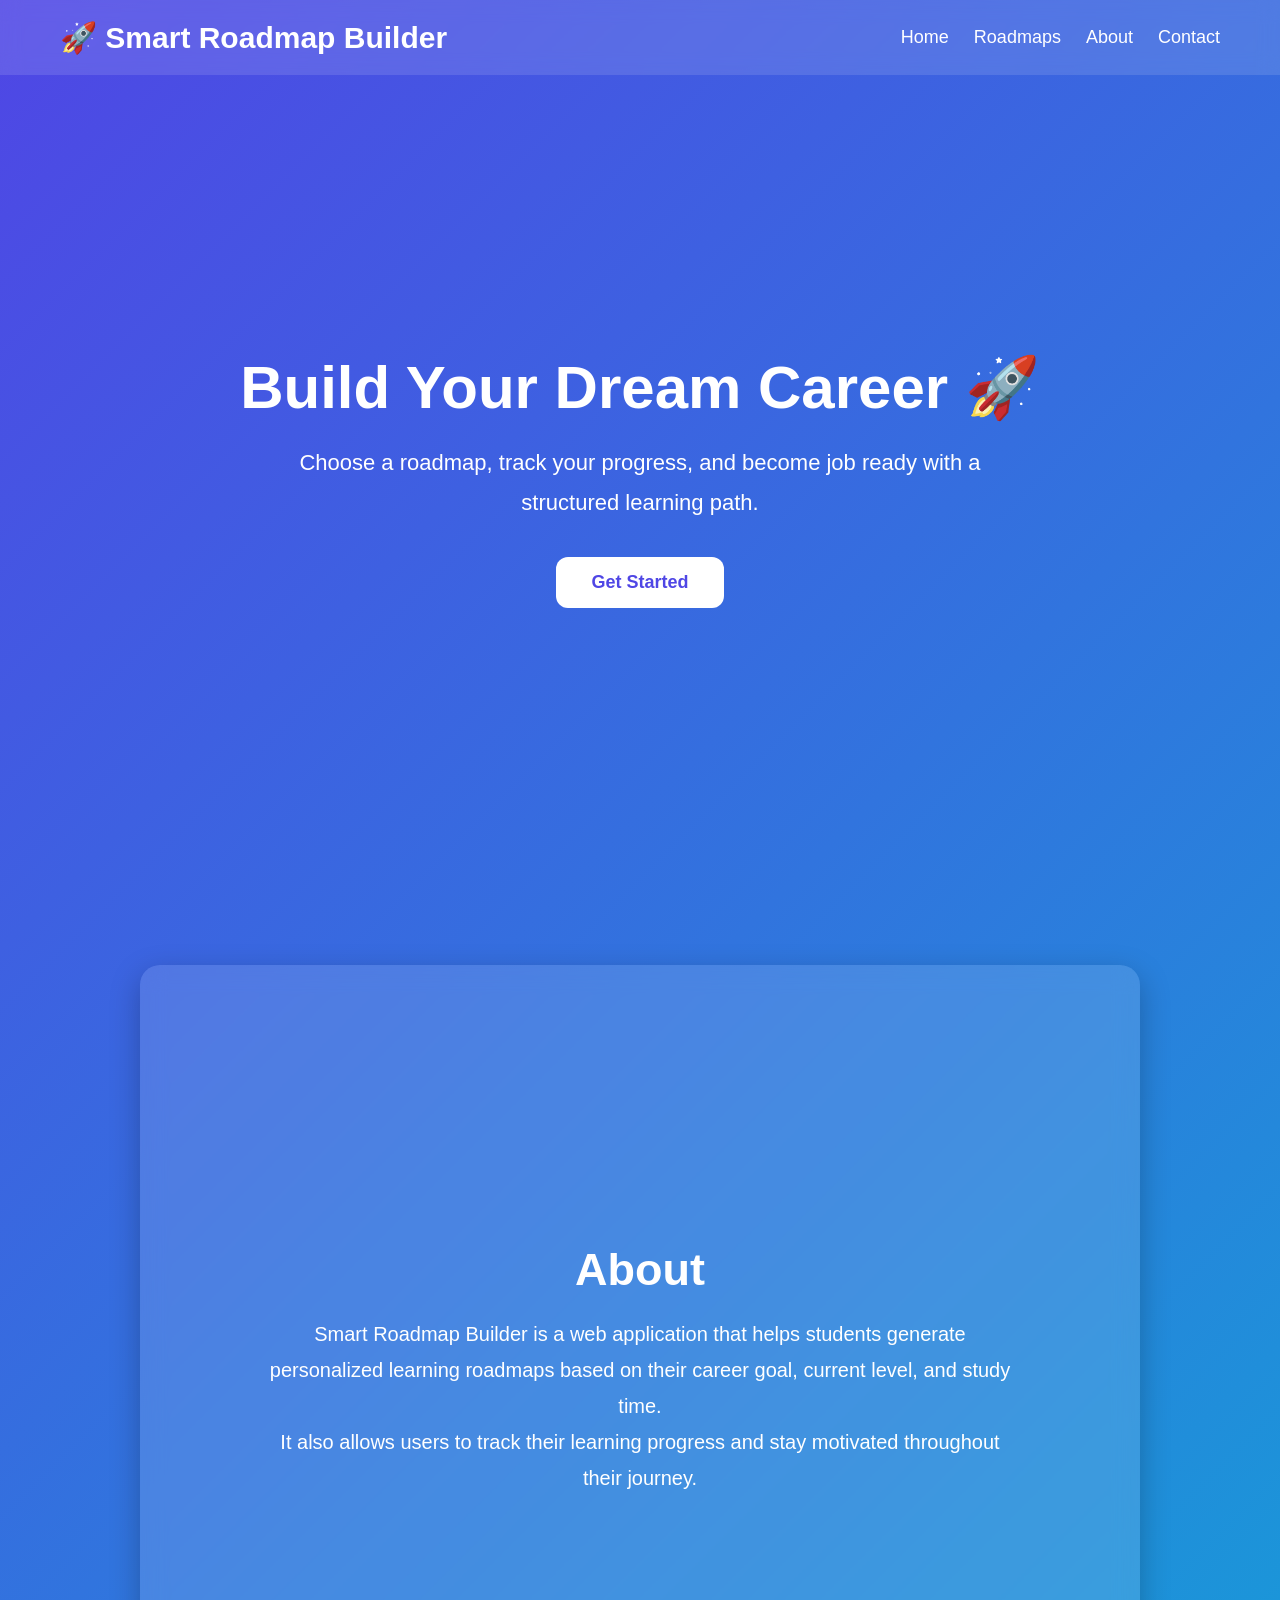
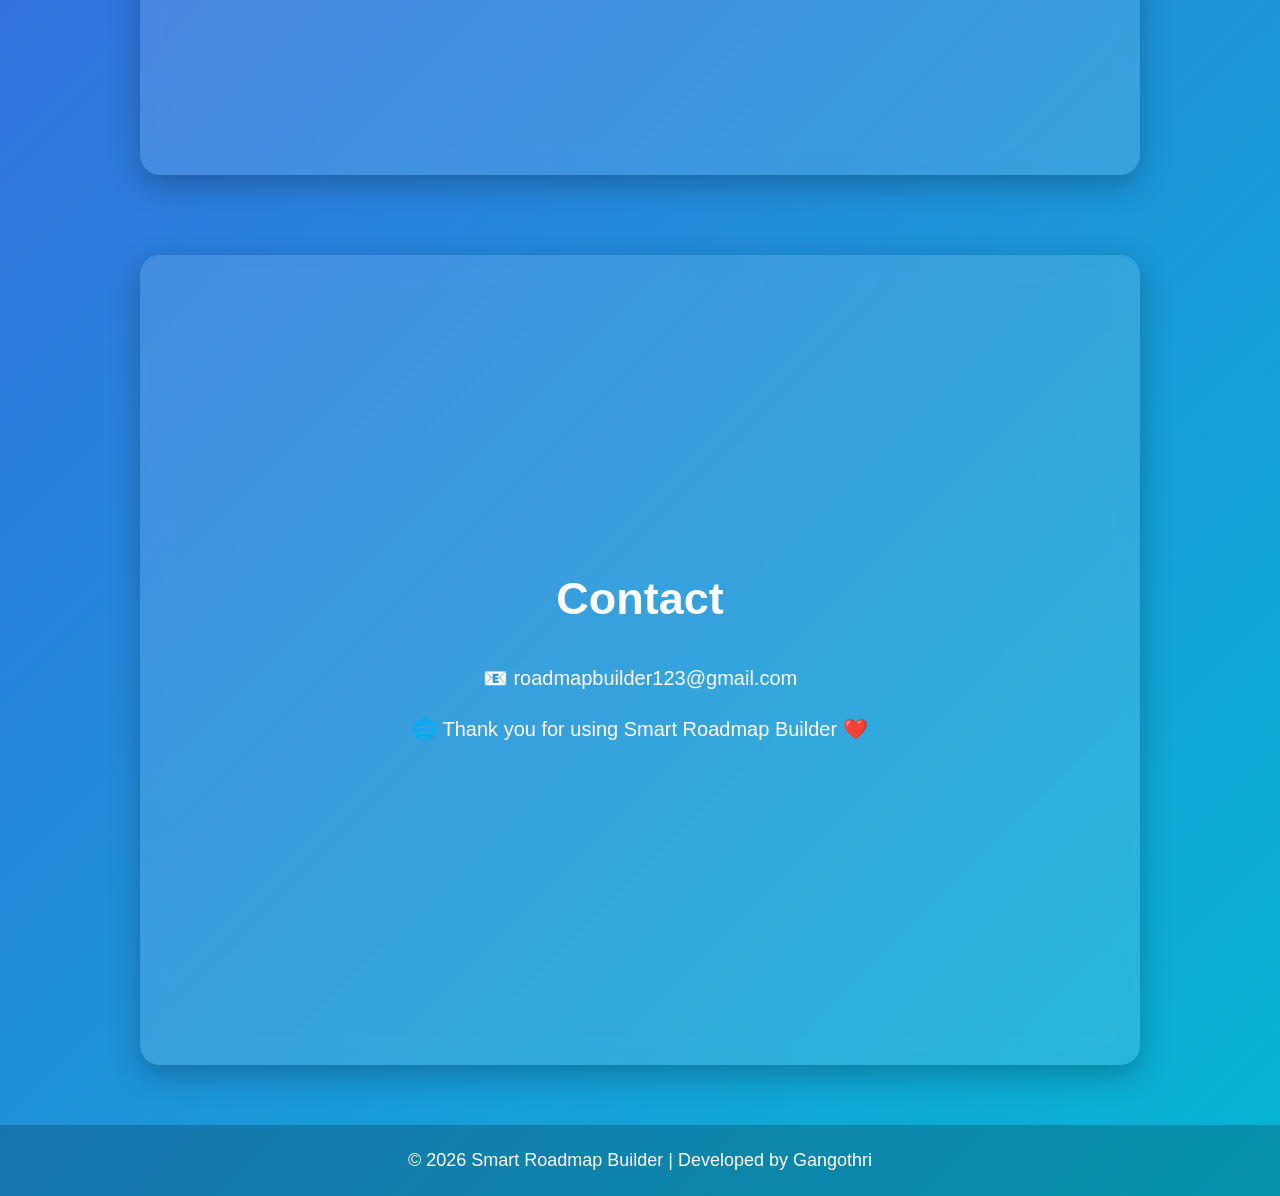
<file: index.html>
<!DOCTYPE html>
<html lang="en">

<head>
    <meta charset="UTF-8">
    <meta name="viewport" content="width=device-width, initial-scale=1.0">
    <title>Smart Roadmap Builder</title>
    <link rel="stylesheet" href="style.css">
</head>

<body>

    <nav>
        <div class="logo">🚀 Smart Roadmap Builder</div>

        <ul>
            <li><a href="#hero">Home</a></li>
            <li><a href="generator.html">Roadmaps</a></li>
            <li><a href="#about">About</a></li>
            <li><a href="#contact">Contact</a></li>
        </ul>
    </nav>

    <section class="hero" id="hero">

        <h1>Build Your Dream Career 🚀</h1>

        <p>
            Choose a roadmap, track your progress, and become job ready
            with a structured learning path.
        </p>

        <button onclick="openGenerator()">
            Get Started
        </button>

    </section>

    <section id="about" class="hero">

        <h1>About</h1>

        <p>
            Smart Roadmap Builder is a web application that helps students
            generate personalized learning roadmaps based on their career
            goal, current level, and study time.
        </p>

        <p>
            It also allows users to track their learning progress and stay
            motivated throughout their journey.
        </p>

    </section>

    <section id="contact" class="hero">

        <h1>Contact</h1>

        <p>📧 roadmapbuilder123@gmail.com</p>

        <p>🌐 Thank you for using Smart Roadmap Builder ❤️</p>

    </section>

    <footer class="footer">

        <p>© 2026 Smart Roadmap Builder | Developed by Gangothri</p>

    </footer>

    <script>
        function openGenerator() {
            window.location.href = "generator.html";
        }
    </script>

</body>

</html>
</file>
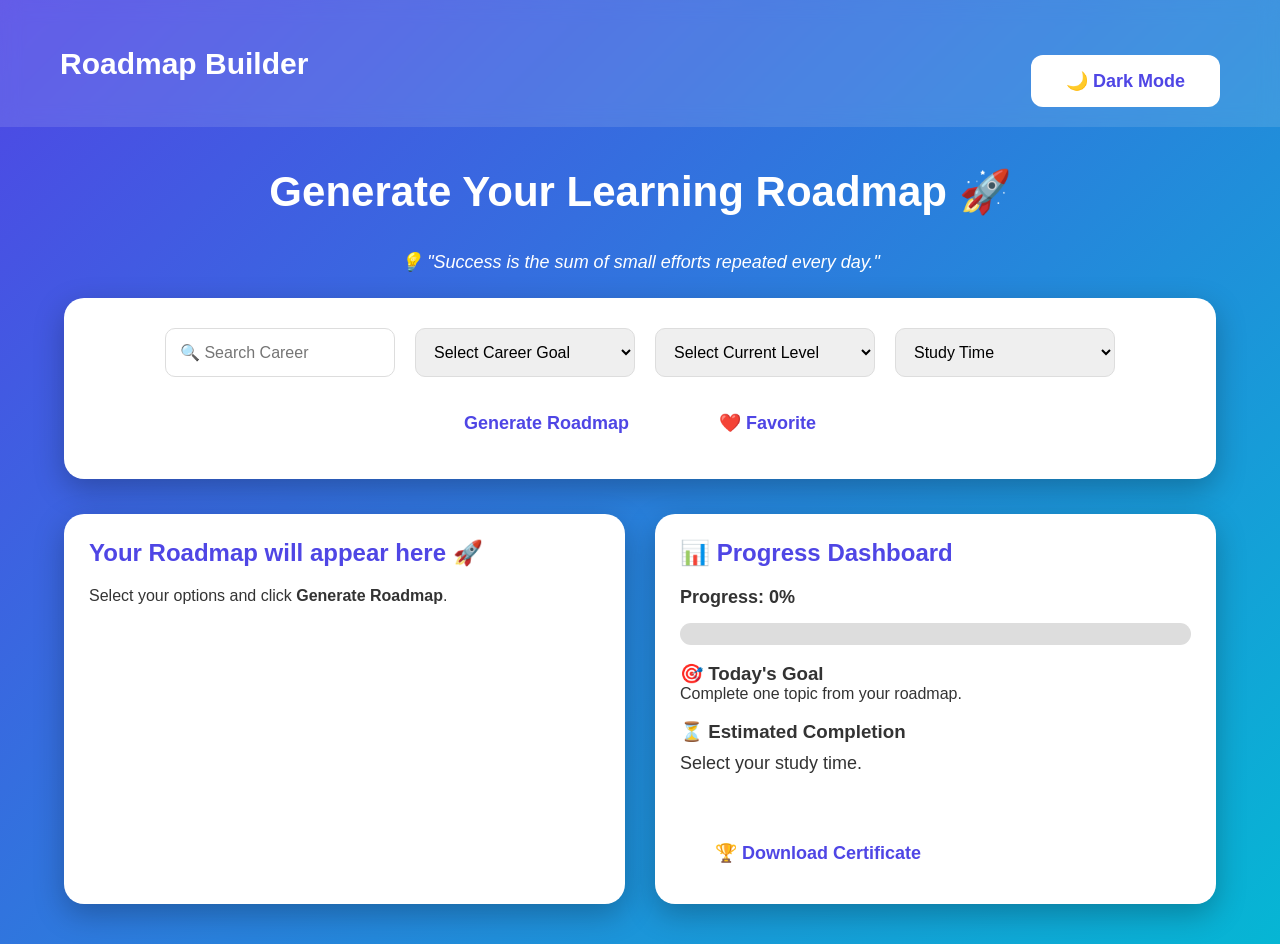
<file: generator.html>
<!DOCTYPE html>
<html lang="en">
<head>
    <meta charset="UTF-8">
    <meta name="viewport" content="width=device-width, initial-scale=1.0">
    <title>Generate Roadmap</title>
    <link rel="stylesheet" href="style.css">
</head>

<body>

<nav>

    <div class="logo">
        Roadmap Builder
    </div>

    <button onclick="darkMode()">
        🌙 Dark Mode
    </button>

</nav>

<section class="generator">

<h1>Generate Your Learning Roadmap 🚀</h1>

<p id="quote">
💡 "Success is the sum of small efforts repeated every day."
</p>

<div class="form-box">

<input
type="text"
id="searchCareer"
placeholder="🔍 Search Career">

<select id="career">
<option>Select Career Goal</option>
<option>Web Developer</option>
<option>Java Developer</option>
<option>Python Developer</option>
<option>AI / ML Engineer</option>
</select>

<select id="level">
<option>Select Current Level</option>
<option>Beginner</option>
<option>Intermediate</option>
<option>Advanced</option>
</select>

<select id="time">
<option>Study Time</option>
<option>1 Hour / Day</option>
<option>2 Hours / Day</option>
<option>4+ Hours / Day</option>
</select>

<button onclick="generateRoadmap()">
Generate Roadmap
</button>

<button onclick="favoriteRoadmap()">
❤️ Favorite
</button>

</div>

<div class="result-container">

<div id="result">

<h2>Your Roadmap will appear here 🚀</h2>

<p>
Select your options and click
<b>Generate Roadmap</b>.
</p>

</div>

<div id="progressBox">

<h2>📊 Progress Dashboard</h2>

<p id="progressText">
Progress: 0%
</p>

<div class="progress-container">

<div id="progressBar"></div>

</div>

<br>

<h3>🎯 Today's Goal</h3>

<p>
Complete one topic from your roadmap.
</p>

<br>

<h3>⏳ Estimated Completion</h3>

<p id="estimate">
Select your study time.
</p>

<br>

<button onclick="downloadCertificate()">
🏆 Download Certificate
</button>

</div>

</div>

</section>

<script src="script.js"></script>

</body>
</html>
</file>
<file: style.css>
/* ===========================
   SMART ROADMAP BUILDER CSS
   PART 1
=========================== */

*{
    margin:0;
    padding:0;
    box-sizing:border-box;
    font-family:Arial, sans-serif;
}

html{
    scroll-behavior:smooth;
}

body{
    background:linear-gradient(135deg,#4f46e5,#06b6d4);
    color:white;
    min-height:100vh;
}

/* Navbar */

nav{
    display:flex;
    justify-content:space-between;
    align-items:center;
    padding:20px 60px;
    background:rgba(255,255,255,.12);
    backdrop-filter:blur(10px);
    position:sticky;
    top:0;
    z-index:100;
}

.logo{
    font-size:30px;
    font-weight:bold;
}

nav ul{
    display:flex;
    list-style:none;
}

nav ul li{
    margin-left:25px;
}

nav ul li a{
    color:white;
    text-decoration:none;
    font-size:18px;
    transition:.3s;
}

nav ul li a:hover{
    color:#ffe066;
}

/* Hero */

.hero{
    min-height:90vh;
    display:flex;
    flex-direction:column;
    justify-content:center;
    align-items:center;
    text-align:center;
    padding:40px;
}

.hero h1{
    font-size:60px;
    margin-bottom:20px;
}

.hero p{
    max-width:750px;
    font-size:22px;
    line-height:1.8;
}

button{
    margin-top:35px;
    padding:15px 35px;
    border:none;
    border-radius:12px;
    background:white;
    color:#4f46e5;
    font-size:18px;
    font-weight:bold;
    cursor:pointer;
    transition:.3s;
}

button:hover{
    transform:translateY(-5px);
    box-shadow:0 15px 30px rgba(0,0,0,.25);
}

/* Generator */

.generator{
    width:90%;
    max-width:1200px;
    margin:40px auto;
}

.generator h1{
    text-align:center;
    margin-bottom:35px;
    font-size:42px;
}

#quote{
    text-align:center;
    margin-bottom:25px;
    font-size:18px;
    font-style:italic;
}

.form-box{
    background:white;
    color:#333;
    padding:30px;
    border-radius:20px;
    display:flex;
    flex-wrap:wrap;
    justify-content:center;
    gap:20px;
    box-shadow:0 10px 30px rgba(0,0,0,.25);
}

.form-box select,
.form-box input{
    padding:14px;
    border-radius:10px;
    border:1px solid #ddd;
    min-width:220px;
    font-size:16px;
}

.form-box button{
    margin-top:0;
}

.result-container{
    display:flex;
    gap:30px;
    margin-top:35px;
    flex-wrap:wrap;
}

#result,
#progressBox{
    flex:1;
    min-width:320px;
    background:white;
    color:#333;
    border-radius:20px;
    padding:25px;
    box-shadow:0 10px 30px rgba(0,0,0,.25);
}

#result h2,
#progressBox h2{
    color:#4f46e5;
    margin-bottom:20px;
}

#result label{
    display:block;
    margin:15px 0;
    font-size:18px;
}

.progress-container{
    width:100%;
    height:22px;
    background:#ddd;
    border-radius:30px;
    overflow:hidden;
}

#progressBar{
    width:0%;
    height:100%;
    background:#4f46e5;
    transition:.5s;
}
/* ===========================
   SMART ROADMAP BUILDER CSS
   PART 2
=========================== */

/* Progress */

#progressText{
    font-size:18px;
    font-weight:bold;
    margin-bottom:15px;
}

#estimate{
    font-size:18px;
    margin-top:10px;
}

/* About */

#about{
    width:90%;
    max-width:1000px;
    margin:80px auto;
    background:rgba(255,255,255,.12);
    backdrop-filter:blur(12px);
    padding:50px;
    border-radius:20px;
    text-align:center;
    box-shadow:0 10px 30px rgba(0,0,0,.25);
}

#about h1{
    font-size:45px;
    margin-bottom:20px;
}

#about p{
    font-size:20px;
    line-height:1.8;
}

/* Contact */

#contact{
    width:90%;
    max-width:1000px;
    margin:60px auto;
    background:rgba(255,255,255,.12);
    backdrop-filter:blur(12px);
    padding:50px;
    border-radius:20px;
    text-align:center;
    box-shadow:0 10px 30px rgba(0,0,0,.25);
}

#contact h1{
    font-size:45px;
    margin-bottom:20px;
}

#contact p{
    font-size:20px;
    margin-top:15px;
}

/* Footer */

.footer{
    margin-top:60px;
    padding:25px;
    text-align:center;
    background:rgba(0,0,0,.2);
    font-size:18px;
}

/* Dark Mode */

.dark{
    background:#111;
    color:white;
}

.dark nav{
    background:#1b1b1b;
}

.dark .form-box,
.dark #result,
.dark #progressBox,
.dark #about,
.dark #contact{
    background:#222;
    color:white;
}

.dark .form-box input,
.dark .form-box select{
    background:#333;
    color:white;
    border:1px solid #555;
}

.dark #result h2,
.dark #progressBox h2{
    color:#7aa2ff;
}

.dark #progressBar{
    background:#06b6d4;
}

/* Animation */

.hero,
#about,
#contact,
.form-box,
#result,
#progressBox{
    animation:fadeUp .8s ease;
}

@keyframes fadeUp{

    from{
        opacity:0;
        transform:translateY(30px);
    }

    to{
        opacity:1;
        transform:translateY(0);
    }

}

/* Mobile */

@media(max-width:768px){

    nav{
        flex-direction:column;
        gap:15px;
        padding:20px;
    }

    nav ul{
        flex-wrap:wrap;
        justify-content:center;
    }

    .hero h1{
        font-size:40px;
    }

    .hero p{
        font-size:18px;
    }

    .form-box{
        flex-direction:column;
    }

    .form-box input,
    .form-box select,
    .form-box button{
        width:100%;
    }

    .result-container{
        flex-direction:column;
    }

    #about,
    #contact{
        padding:30px;
    }

}
</file>
